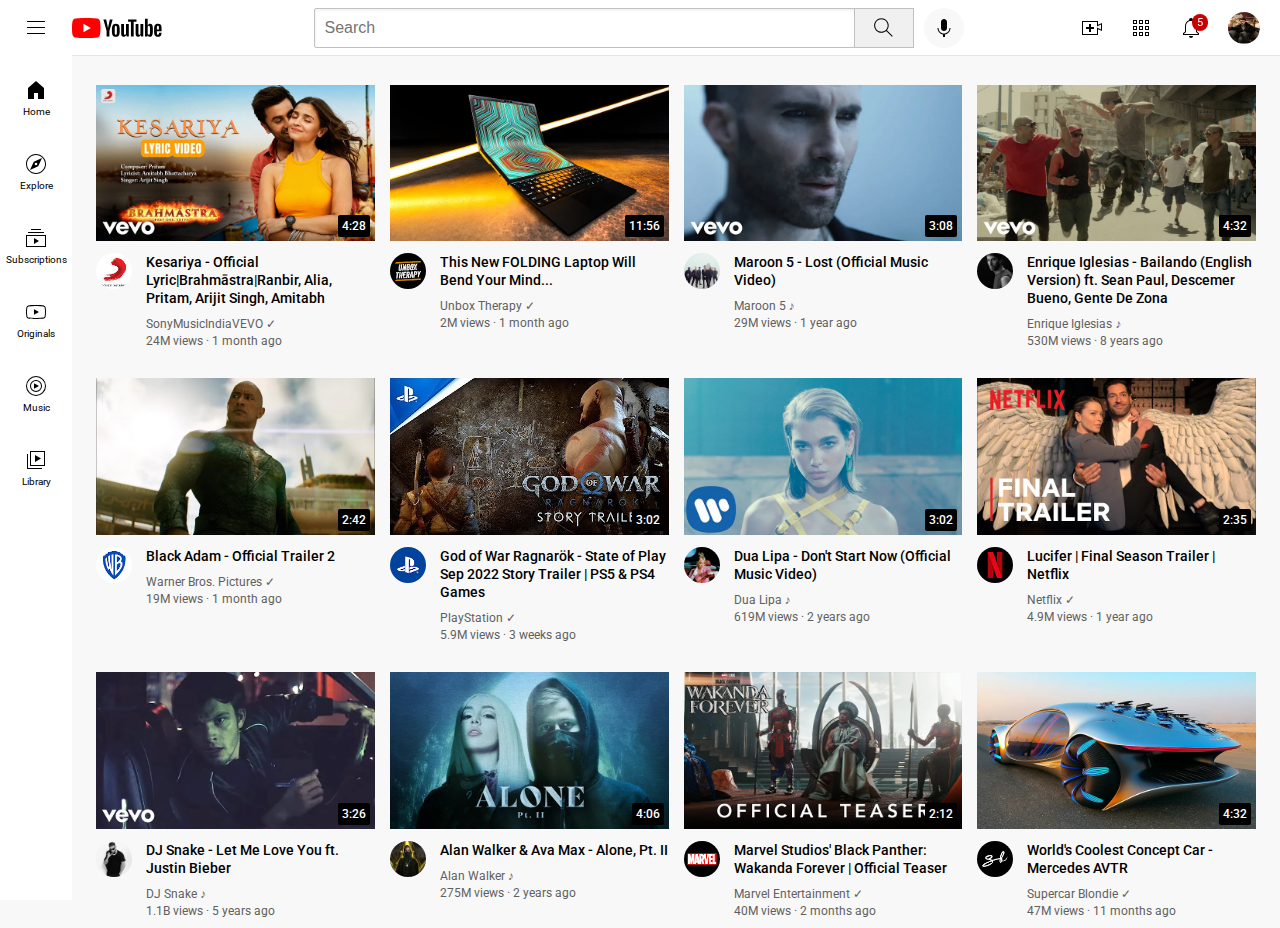
<file: index.html>
<!DOCTYPE html>
<html>
    <head>
        <title>YouTube</title>

        <link rel="icon" href="icons/youtube_logo.svg">
        <link rel="preconnect" href="https://fonts.googleapis.com">
        <link rel="preconnect" href="https://fonts.gstatic.com" crossorigin>
        <link href="https://fonts.googleapis.com/css2?family=Roboto:wght@400;500;700&display=swap" rel="stylesheet">
        <link rel="stylesheet" href="styles/general.css">
        <link rel="stylesheet" href="styles/header.css">
        <link rel="stylesheet" href="styles/sidebar.css">
        <link rel="stylesheet" href="styles/video.css">
    </head>
    <body>
        <header class="header">
            <div class="left-head">
                <img class="hamburger-menu" src="icons/hamburger-menu.svg" alt="Menu">
                <img class="youtube-logo" src="icons/youtube-logo.svg" alt="YouTube">
            </div>

            <div class="middle-head">
                <input class="search-bar" type="text" placeholder="Search" name="" id="">
                <button class="search-button">
                    <img class="search-icon" src="icons/search.svg" alt="Search">
                    <div class="tooltip">Search</div>
                </button>

                <button class="voice-search-button">
                    <img class="voice-search-icon" src="icons/voice-search-icon.svg" alt="Voice Search">
                    <div class="tooltip">Search with your voice</div>
                </button>
            </div>

            <div class="right-head">
                <div class="upload-icon-container">
                    <img class="upload-icon" src="icons/upload.svg" alt="Upload">
                    <div class="tooltip">Create</div>
                </div>
                
                <div class="youtube-apps-icon-container">
                    <img class="youtube-apps-icon" src="icons/youtube-apps.svg" alt="Apps">
                    <div class="tooltip">YouTube apps</div>
                </div>
                
                
                <div class="notifications-icon-container">
                    <img class="notifications-icon" src="icons/notifications.svg" alt="Notifications">
                    <div class="tooltip">Notifications</div>
                    
                    <div class="notifications-count">
                        5
                    </div>
                </div>
                <img class="current-user-pic" src="channels/rm1.jpg" alt="My Profile">
            </div>
            
        </header>

        <nav class="sidebar">
            <div class="sidebar-link">
                <img src="icons/home.svg" alt="Home">
                <div>Home</div>
            </div>

            <div class="sidebar-link">
                <img src="icons/explore.svg" alt="Explore">
                <div>Explore</div>
            </div>

            <div class="sidebar-link">
                <img src="icons/subscriptions.svg" alt="Subscriptions">
                <div>Subscriptions</div>
            </div>

            <div class="sidebar-link">
                <img src="icons/originals.svg" alt="Originals">
                <div>Originals</div>
            </div>

            <div class="sidebar-link">
                <img src="icons/youtube-music.svg" alt="Music">
                <div>Music</div>
            </div>

            <div class="sidebar-link">
                <img src="icons/library.svg" alt="Library">
                <div>Library</div>
            </div>
        </nav>

        <main>
            <section class="video-grid">
                <div class="video-preview">
                    <div class="thumbnail-row">
                        <a href="https://www.youtube.com/watch?v=g6fnFALEseI">
                            <img class="thumbnail" src="thumbnails/kesariya.webp" alt="Kesariya">
                        </a>
                        
                        <div class="video-time">
                            4:28
                        </div>
                    </div>
        
                    <div class="video-desc-grid">
                        <div class="channel-pic">
                            <a href="https://www.youtube.com/user/sonymusicindiaVEVO">
                                <img class="profile" src="channels/sony.jpg" alt="Sony Music">
                            </a>
                        </div>
        
                        <div class="video-desc">
                            <p class="video-title">
                                Kesariya - Official Lyric|Brahmāstra|Ranbir, Alia, Pritam, Arijit Singh, Amitabh
                            </p>
                            
                            <p class="video-author">
                                SonyMusicIndiaVEVO &#10003;
                            </p>
                            
                            <p class="video-stats">
                                24M views &#183; 1 month ago
                            </p>
                        </div>
                    </div>
                </div>
        
                <div class="video-preview">
                    <div class="thumbnail-row">
                        <a href="https://www.youtube.com/watch?v=v0rhBaGAaVU">
                            <img class="thumbnail" src="thumbnails/laptop.webp" alt="Foldable Laptop">
                        </a>
    
                        <div class="video-time">
                            11:56
                        </div>
                    </div>
        
                    <div class="video-desc-grid">
                        <div class="channel-pic">
                            <a href="https://www.youtube.com/c/unboxtherapy">
                                <img class="profile" src="channels/unbox.jpg" alt="Unbox Therapy">
                            </a>
                        </div>
        
                        <div class="video-desc">
                            <p class="video-title">
                                This New FOLDING Laptop Will Bend Your Mind...
                            </p>
                            
                            <p class="video-author">
                                Unbox Therapy &#10003;
                            </p>
                            
                            <p class="video-stats">
                                2M views &#183; 1 month ago
                            </p>
                        </div>
                    </div>
                </div>
        
                <div class="video-preview">
                    <div class="thumbnail-row">
                        <a href="https://www.youtube.com/watch?v=U05fwua9-D4">
                            <img class="thumbnail" src="thumbnails/lost.webp" alt="Lost">
                        </a>
    
                        <div class="video-time">
                            3:08
                        </div>
                    </div>
        
                    <div class="video-desc-grid">
                        <div class="channel-pic">
                            <a href="https://www.youtube.com/user/Maroon5VEVO">
                                <img class="profile" src="channels/maroon.jpg" alt="Maroon 5">
                            </a>
                        </div>
        
                        <div class="video-desc">
                            <p class="video-title">
                                Maroon 5 - Lost (Official Music Video)
                            </p>
                            
                            <p class="video-author">
                                Maroon 5 &#9834;
                            </p>
                            
                            <p class="video-stats">
                                29M views &#183; 1 year ago
                            </p>
                        </div>
                    </div>
                </div>
        
                <div class="video-preview">
                    <div class="thumbnail-row">
                        <a href="https://www.youtube.com/watch?v=b8I-7Wk_Vbc">
                            <img class="thumbnail" src="thumbnails/bailando.webp" alt="Bailando">
                        </a>
    
                        <div class="video-time">
                            4:32
                        </div>
                    </div>
        
                    <div class="video-desc-grid">
                        <div class="channel-pic">
                            <a href="https://www.youtube.com/user/EnriqueIglesiasVEVO">
                                <img class="profile" src="channels/enrique.jpg" alt="Enrique Iglesias">
                            </a>
                        </div>
        
                        <div class="video-desc">
                            <p class="video-title">
                                Enrique Iglesias - Bailando (English Version) ft. Sean Paul, Descemer Bueno, Gente De Zona
                            </p>
                            
                            <p class="video-author">
                                Enrique Iglesias &#9834;
                            </p>
                            
                            <p class="video-stats">
                                530M views &#183; 8 years ago
                            </p>
                        </div>
                    </div>
                </div>
        
                <div class="video-preview">
                    <div class="thumbnail-row">
                        <a href="https://www.youtube.com/watch?v=mkomfZHG5q4">
                            <img class="thumbnail" src="thumbnails/black_adam.webp" alt="Black Adam">
                        </a>
    
                        <div class="video-time">
                            2:42
                        </div>
                    </div>
        
                    <div class="video-desc-grid">
                        <div class="channel-pic">
                            <a href="https://www.youtube.com/wbpictures">
                                <img class="profile" src="channels/wb.jpg" alt="Warner Bros. Pictures">
                            </a>
                        </div>
        
                        <div class="video-desc">
                            <p class="video-title">
                                Black Adam - Official Trailer 2
                            </p>
                            
                            <p class="video-author">
                                Warner Bros. Pictures &#10003;
                            </p>
                            
                            <p class="video-stats">
                                19M views &#183; 1 month ago
                            </p>
                        </div>
                    </div>
                </div>
        
                <div class="video-preview">
                    <div class="thumbnail-row">
                        <a href="https://www.youtube.com/watch?v=hfJ4Km46A-0">
                            <img class="thumbnail" src="thumbnails/gow.webp" alt="God of War">
                        </a>
    
                        <div class="video-time">
                            3:02
                        </div>
                    </div>
        
                    <div class="video-desc-grid">
                        <div class="channel-pic">
                            <a href="https://www.youtube.com/c/PlayStation">
                                <img class="profile" src="channels/ps.jpg" alt="PlayStation">
                            </a>
                        </div>
        
                        <div class="video-desc">
                            <p class="video-title">
                                God of War Ragnarök - State of Play Sep 2022 Story Trailer | PS5 & PS4 Games
                            </p>
                            
                            <p class="video-author">
                                PlayStation &#10003;
                            </p>
                            
                            <p class="video-stats">
                                5.9M views &#183; 3 weeks ago
                            </p>
                        </div>
                    </div>
                </div>
    
                <div class="video-preview">
                    <div class="thumbnail-row">
                        <a href="https://www.youtube.com/watch?v=oygrmJFKYZY">
                            <img class="thumbnail" src="thumbnails/dont_start_now.webp" alt="Don't Start Now">
                        </a>
    
                        <div class="video-time">
                            3:02
                        </div>
                    </div>
        
                    <div class="video-desc-grid">
                        <div class="channel-pic">
                            <a href="https://www.youtube.com/c/dualipa">
                                <img class="profile" src="channels/dua.jpg" alt="Dua Lipa">
                            </a>
                        </div>
        
                        <div class="video-desc">
                            <p class="video-title">
                                Dua Lipa - Don't Start Now (Official Music Video)
                            </p>
                            
                            <p class="video-author">
                                Dua Lipa &#9834;
                            </p>
                            
                            <p class="video-stats">
                                619M views &#183; 2 years ago
                            </p>
                        </div>
                    </div>
                </div>
    
                <div class="video-preview">
                    <div class="thumbnail-row">
                        <a href="https://www.youtube.com/watch?v=ueMwVGBwqRo">
                            <img class="thumbnail" src="thumbnails/lucifer.webp" alt="Lucifer">
                        </a>
    
                        <div class="video-time">
                            2:35
                        </div>
                    </div>
        
                    <div class="video-desc-grid">
                        <div class="channel-pic">
                            <a href="https://www.youtube.com/c/Netflix">
                                <img class="profile" src="channels/netflix.jpg" alt="Netflix">
                            </a>
                        </div>
        
                        <div class="video-desc">
                            <p class="video-title">
                                Lucifer | Final Season Trailer | Netflix
                            </p>
                            
                            <p class="video-author">
                                Netflix &#10003;
                            </p>
                            
                            <p class="video-stats">
                                4.9M views &#183; 1 year ago
                            </p>
                        </div>
                    </div>
                </div>
    
                <div class="video-preview">
                    <div class="thumbnail-row">
                        <a href="https://www.youtube.com/watch?v=euCqAq6BRa4">
                            <img class="thumbnail" src="thumbnails/let_me_love_you.webp" alt="Let Me Love You">
                        </a>
    
                        <div class="video-time">
                            3:26
                        </div>
                    </div>
        
                    <div class="video-desc-grid">
                        <div class="channel-pic">
                            <a href="https://www.youtube.com/user/DJSnakeVEVO">
                                <img class="profile" src="channels/snake.jpg" alt="DJ Snake">
                            </a>
                        </div>
        
                        <div class="video-desc">
                            <p class="video-title">
                                DJ Snake - Let Me Love You ft. Justin Bieber
                            </p>
                            
                            <p class="video-author">
                                DJ Snake &#9834;
                            </p>
                            
                            <p class="video-stats">
                                1.1B views &#183; 5 years ago
                            </p>
                        </div>
                    </div>
                </div>
    
                <div class="video-preview">
                    <div class="thumbnail-row">
                        <a href="https://www.youtube.com/watch?v=HhjHYkPQ8F0">
                            <img class="thumbnail" src="thumbnails/alone_pt_2.webp" alt="Alone Pt. II">
                        </a>
    
                        <div class="video-time">
                            4:06
                        </div>
                    </div>
        
                    <div class="video-desc-grid">
                        <div class="channel-pic">
                            <a href="https://www.youtube.com/c/Alanwalkermusic">
                                <img class="profile" src="channels/alan.jpg" alt="Alan Walker">
                            </a>
                        </div>
        
                        <div class="video-desc">
                            <p class="video-title">
                                Alan Walker & Ava Max - Alone, Pt. II
                            </p>
                            
                            <p class="video-author">
                                Alan Walker &#9834;
                            </p>
                            
                            <p class="video-stats">
                                275M views &#183; 2 years ago
                            </p>
                        </div>
                    </div>
                </div>
    
                <div class="video-preview">
                    <div class="thumbnail-row">
                        <a href="https://www.youtube.com/watch?v=RlOB3UALvrQ">
                            <img class="thumbnail" src="thumbnails/black_panther.webp" alt="Black Panther">
                        </a>
    
                        <div class="video-time">
                            2:12
                        </div>
                    </div>
        
                    <div class="video-desc-grid">
                        <div class="channel-pic">
                            <a href="https://www.youtube.com/c/marvel">
                                <img class="profile" src="channels/marvel.jpg" alt="Marvel Entertainment">
                            </a>
                        </div>
        
                        <div class="video-desc">
                            <p class="video-title">
                                Marvel Studios' Black Panther: Wakanda Forever | Official Teaser
                            </p>
                            
                            <p class="video-author">
                                Marvel Entertainment &#10003;
                            </p>
                            
                            <p class="video-stats">
                                40M views &#183; 2 months ago
                            </p>
                        </div>
                    </div>
                </div>
    
                <div class="video-preview">
                    <div class="thumbnail-row">
                        <a href="https://www.youtube.com/watch?v=ekgUjyWe1Yc">
                            <img class="thumbnail" src="thumbnails/mercedes.webp" alt="Mercedes">
                        </a>
    
                        <div class="video-time">
                            4:32
                        </div>
                    </div>
        
                    <div class="video-desc-grid">
                        <div class="channel-pic">
                            <a href="https://www.youtube.com/c/SupercarBlondie">
                                <img class="profile" src="channels/supercar.jpg" alt="Supercar Blondie">
                            </a>
                        </div>
        
                        <div class="video-desc">
                            <p class="video-title">
                                World's Coolest Concept Car - Mercedes AVTR
                            </p>
                            
                            <p class="video-author">
                                Supercar Blondie &#10003;
                            </p>
                            
                            <p class="video-stats">
                                47M views &#183; 11 months ago
                            </p>
                        </div>
                    </div>
                </div>
            </section>
        </main> 
    </body>
</html>
</file>
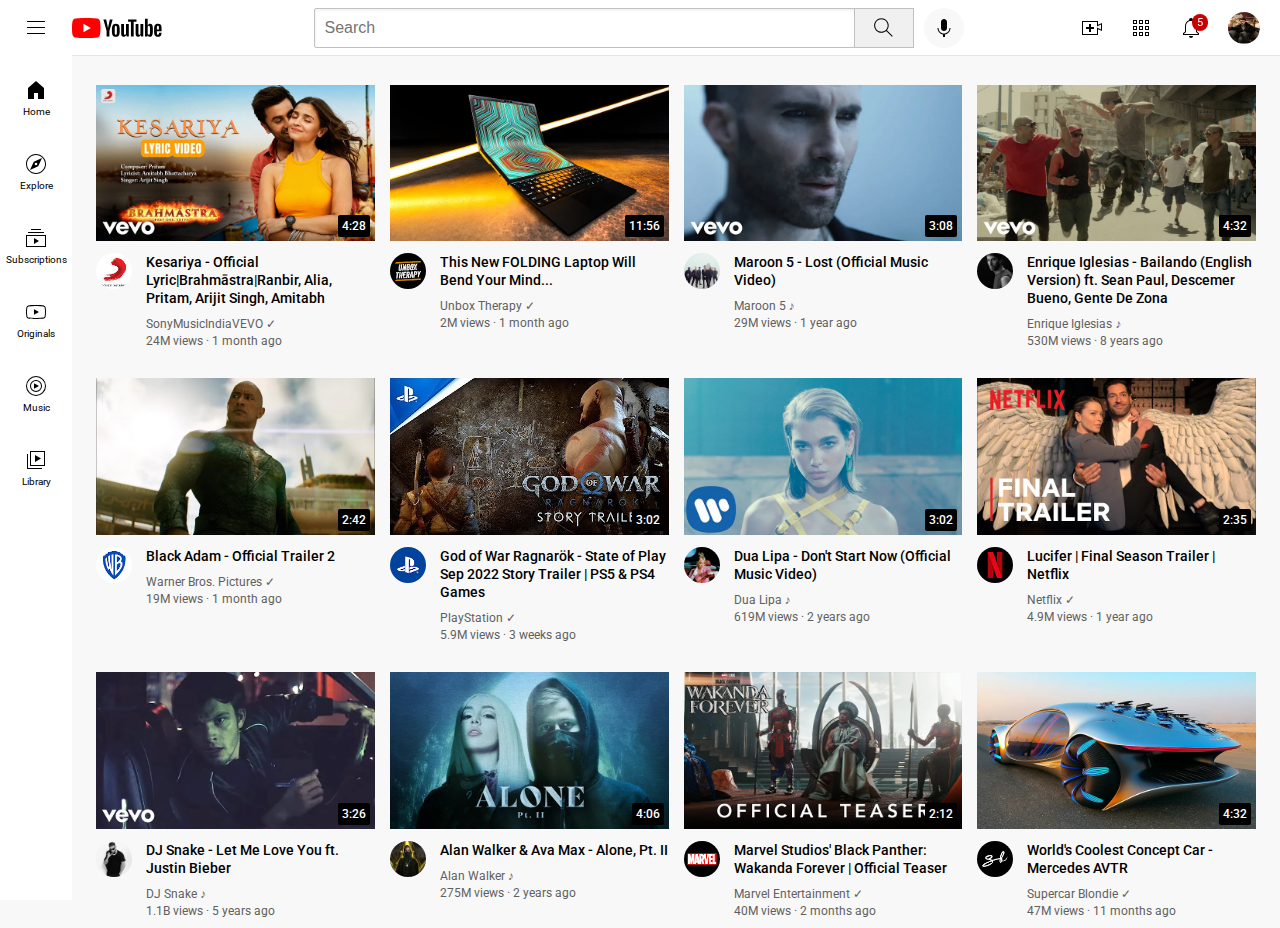
<file: youtube.html>
<!DOCTYPE html>
<html>
    <head>
        <title>YouTube</title>

        <link rel="icon" href="icons/youtube_logo.svg">
        <link rel="preconnect" href="https://fonts.googleapis.com">
        <link rel="preconnect" href="https://fonts.gstatic.com" crossorigin>
        <link href="https://fonts.googleapis.com/css2?family=Roboto:wght@400;500;700&display=swap" rel="stylesheet">
        <link rel="stylesheet" href="styles/general.css">
        <link rel="stylesheet" href="styles/header.css">
        <link rel="stylesheet" href="styles/sidebar.css">
        <link rel="stylesheet" href="styles/video.css">
    </head>
    <body>
        <header class="header">
            <div class="left-head">
                <img class="hamburger-menu" src="icons/hamburger-menu.svg" alt="Menu">
                <img class="youtube-logo" src="icons/youtube-logo.svg" alt="YouTube">
            </div>

            <div class="middle-head">
                <input class="search-bar" type="text" placeholder="Search" name="" id="">
                <button class="search-button">
                    <img class="search-icon" src="icons/search.svg" alt="Search">
                    <div class="tooltip">Search</div>
                </button>

                <button class="voice-search-button">
                    <img class="voice-search-icon" src="icons/voice-search-icon.svg" alt="Voice Search">
                    <div class="tooltip">Search with your voice</div>
                </button>
            </div>

            <div class="right-head">
                <div class="upload-icon-container">
                    <img class="upload-icon" src="icons/upload.svg" alt="Upload">
                    <div class="tooltip">Create</div>
                </div>
                
                <div class="youtube-apps-icon-container">
                    <img class="youtube-apps-icon" src="icons/youtube-apps.svg" alt="Apps">
                    <div class="tooltip">YouTube apps</div>
                </div>
                
                
                <div class="notifications-icon-container">
                    <img class="notifications-icon" src="icons/notifications.svg" alt="Notifications">
                    <div class="tooltip">Notifications</div>
                    
                    <div class="notifications-count">
                        5
                    </div>
                </div>
                <img class="current-user-pic" src="channels/rm1.jpg" alt="My Profile">
            </div>
            
        </header>

        <nav class="sidebar">
            <div class="sidebar-link">
                <img src="icons/home.svg" alt="Home">
                <div>Home</div>
            </div>

            <div class="sidebar-link">
                <img src="icons/explore.svg" alt="Explore">
                <div>Explore</div>
            </div>

            <div class="sidebar-link">
                <img src="icons/subscriptions.svg" alt="Subscriptions">
                <div>Subscriptions</div>
            </div>

            <div class="sidebar-link">
                <img src="icons/originals.svg" alt="Originals">
                <div>Originals</div>
            </div>

            <div class="sidebar-link">
                <img src="icons/youtube-music.svg" alt="Music">
                <div>Music</div>
            </div>

            <div class="sidebar-link">
                <img src="icons/library.svg" alt="Library">
                <div>Library</div>
            </div>
        </nav>

        <main>
            <section class="video-grid">
                <div class="video-preview">
                    <div class="thumbnail-row">
                        <a href="https://www.youtube.com/watch?v=g6fnFALEseI">
                            <img class="thumbnail" src="thumbnails/kesariya.webp" alt="Kesariya">
                        </a>
                        
                        <div class="video-time">
                            4:28
                        </div>
                    </div>
        
                    <div class="video-desc-grid">
                        <div class="channel-pic">
                            <a href="https://www.youtube.com/user/sonymusicindiaVEVO">
                                <img class="profile" src="channels/sony.jpg" alt="Sony Music">
                            </a>
                        </div>
        
                        <div class="video-desc">
                            <p class="video-title">
                                Kesariya - Official Lyric|Brahmāstra|Ranbir, Alia, Pritam, Arijit Singh, Amitabh
                            </p>
                            
                            <p class="video-author">
                                SonyMusicIndiaVEVO &#10003;
                            </p>
                            
                            <p class="video-stats">
                                24M views &#183; 1 month ago
                            </p>
                        </div>
                    </div>
                </div>
        
                <div class="video-preview">
                    <div class="thumbnail-row">
                        <a href="https://www.youtube.com/watch?v=v0rhBaGAaVU">
                            <img class="thumbnail" src="thumbnails/laptop.webp" alt="Foldable Laptop">
                        </a>
    
                        <div class="video-time">
                            11:56
                        </div>
                    </div>
        
                    <div class="video-desc-grid">
                        <div class="channel-pic">
                            <a href="https://www.youtube.com/c/unboxtherapy">
                                <img class="profile" src="channels/unbox.jpg" alt="Unbox Therapy">
                            </a>
                        </div>
        
                        <div class="video-desc">
                            <p class="video-title">
                                This New FOLDING Laptop Will Bend Your Mind...
                            </p>
                            
                            <p class="video-author">
                                Unbox Therapy &#10003;
                            </p>
                            
                            <p class="video-stats">
                                2M views &#183; 1 month ago
                            </p>
                        </div>
                    </div>
                </div>
        
                <div class="video-preview">
                    <div class="thumbnail-row">
                        <a href="https://www.youtube.com/watch?v=U05fwua9-D4">
                            <img class="thumbnail" src="thumbnails/lost.webp" alt="Lost">
                        </a>
    
                        <div class="video-time">
                            3:08
                        </div>
                    </div>
        
                    <div class="video-desc-grid">
                        <div class="channel-pic">
                            <a href="https://www.youtube.com/user/Maroon5VEVO">
                                <img class="profile" src="channels/maroon.jpg" alt="Maroon 5">
                            </a>
                        </div>
        
                        <div class="video-desc">
                            <p class="video-title">
                                Maroon 5 - Lost (Official Music Video)
                            </p>
                            
                            <p class="video-author">
                                Maroon 5 &#9834;
                            </p>
                            
                            <p class="video-stats">
                                29M views &#183; 1 year ago
                            </p>
                        </div>
                    </div>
                </div>
        
                <div class="video-preview">
                    <div class="thumbnail-row">
                        <a href="https://www.youtube.com/watch?v=b8I-7Wk_Vbc">
                            <img class="thumbnail" src="thumbnails/bailando.webp" alt="Bailando">
                        </a>
    
                        <div class="video-time">
                            4:32
                        </div>
                    </div>
        
                    <div class="video-desc-grid">
                        <div class="channel-pic">
                            <a href="https://www.youtube.com/user/EnriqueIglesiasVEVO">
                                <img class="profile" src="channels/enrique.jpg" alt="Enrique Iglesias">
                            </a>
                        </div>
        
                        <div class="video-desc">
                            <p class="video-title">
                                Enrique Iglesias - Bailando (English Version) ft. Sean Paul, Descemer Bueno, Gente De Zona
                            </p>
                            
                            <p class="video-author">
                                Enrique Iglesias &#9834;
                            </p>
                            
                            <p class="video-stats">
                                530M views &#183; 8 years ago
                            </p>
                        </div>
                    </div>
                </div>
        
                <div class="video-preview">
                    <div class="thumbnail-row">
                        <a href="https://www.youtube.com/watch?v=mkomfZHG5q4">
                            <img class="thumbnail" src="thumbnails/black_adam.webp" alt="Black Adam">
                        </a>
    
                        <div class="video-time">
                            2:42
                        </div>
                    </div>
        
                    <div class="video-desc-grid">
                        <div class="channel-pic">
                            <a href="https://www.youtube.com/wbpictures">
                                <img class="profile" src="channels/wb.jpg" alt="Warner Bros. Pictures">
                            </a>
                        </div>
        
                        <div class="video-desc">
                            <p class="video-title">
                                Black Adam - Official Trailer 2
                            </p>
                            
                            <p class="video-author">
                                Warner Bros. Pictures &#10003;
                            </p>
                            
                            <p class="video-stats">
                                19M views &#183; 1 month ago
                            </p>
                        </div>
                    </div>
                </div>
        
                <div class="video-preview">
                    <div class="thumbnail-row">
                        <a href="https://www.youtube.com/watch?v=hfJ4Km46A-0">
                            <img class="thumbnail" src="thumbnails/gow.webp" alt="God of War">
                        </a>
    
                        <div class="video-time">
                            3:02
                        </div>
                    </div>
        
                    <div class="video-desc-grid">
                        <div class="channel-pic">
                            <a href="https://www.youtube.com/c/PlayStation">
                                <img class="profile" src="channels/ps.jpg" alt="PlayStation">
                            </a>
                        </div>
        
                        <div class="video-desc">
                            <p class="video-title">
                                God of War Ragnarök - State of Play Sep 2022 Story Trailer | PS5 & PS4 Games
                            </p>
                            
                            <p class="video-author">
                                PlayStation &#10003;
                            </p>
                            
                            <p class="video-stats">
                                5.9M views &#183; 3 weeks ago
                            </p>
                        </div>
                    </div>
                </div>
    
                <div class="video-preview">
                    <div class="thumbnail-row">
                        <a href="https://www.youtube.com/watch?v=oygrmJFKYZY">
                            <img class="thumbnail" src="thumbnails/dont_start_now.webp" alt="Don't Start Now">
                        </a>
    
                        <div class="video-time">
                            3:02
                        </div>
                    </div>
        
                    <div class="video-desc-grid">
                        <div class="channel-pic">
                            <a href="https://www.youtube.com/c/dualipa">
                                <img class="profile" src="channels/dua.jpg" alt="Dua Lipa">
                            </a>
                        </div>
        
                        <div class="video-desc">
                            <p class="video-title">
                                Dua Lipa - Don't Start Now (Official Music Video)
                            </p>
                            
                            <p class="video-author">
                                Dua Lipa &#9834;
                            </p>
                            
                            <p class="video-stats">
                                619M views &#183; 2 years ago
                            </p>
                        </div>
                    </div>
                </div>
    
                <div class="video-preview">
                    <div class="thumbnail-row">
                        <a href="https://www.youtube.com/watch?v=ueMwVGBwqRo">
                            <img class="thumbnail" src="thumbnails/lucifer.webp" alt="Lucifer">
                        </a>
    
                        <div class="video-time">
                            2:35
                        </div>
                    </div>
        
                    <div class="video-desc-grid">
                        <div class="channel-pic">
                            <a href="https://www.youtube.com/c/Netflix">
                                <img class="profile" src="channels/netflix.jpg" alt="Netflix">
                            </a>
                        </div>
        
                        <div class="video-desc">
                            <p class="video-title">
                                Lucifer | Final Season Trailer | Netflix
                            </p>
                            
                            <p class="video-author">
                                Netflix &#10003;
                            </p>
                            
                            <p class="video-stats">
                                4.9M views &#183; 1 year ago
                            </p>
                        </div>
                    </div>
                </div>
    
                <div class="video-preview">
                    <div class="thumbnail-row">
                        <a href="https://www.youtube.com/watch?v=euCqAq6BRa4">
                            <img class="thumbnail" src="thumbnails/let_me_love_you.webp" alt="Let Me Love You">
                        </a>
    
                        <div class="video-time">
                            3:26
                        </div>
                    </div>
        
                    <div class="video-desc-grid">
                        <div class="channel-pic">
                            <a href="https://www.youtube.com/user/DJSnakeVEVO">
                                <img class="profile" src="channels/snake.jpg" alt="DJ Snake">
                            </a>
                        </div>
        
                        <div class="video-desc">
                            <p class="video-title">
                                DJ Snake - Let Me Love You ft. Justin Bieber
                            </p>
                            
                            <p class="video-author">
                                DJ Snake &#9834;
                            </p>
                            
                            <p class="video-stats">
                                1.1B views &#183; 5 years ago
                            </p>
                        </div>
                    </div>
                </div>
    
                <div class="video-preview">
                    <div class="thumbnail-row">
                        <a href="https://www.youtube.com/watch?v=HhjHYkPQ8F0">
                            <img class="thumbnail" src="thumbnails/alone_pt_2.webp" alt="Alone Pt. II">
                        </a>
    
                        <div class="video-time">
                            4:06
                        </div>
                    </div>
        
                    <div class="video-desc-grid">
                        <div class="channel-pic">
                            <a href="https://www.youtube.com/c/Alanwalkermusic">
                                <img class="profile" src="channels/alan.jpg" alt="Alan Walker">
                            </a>
                        </div>
        
                        <div class="video-desc">
                            <p class="video-title">
                                Alan Walker & Ava Max - Alone, Pt. II
                            </p>
                            
                            <p class="video-author">
                                Alan Walker &#9834;
                            </p>
                            
                            <p class="video-stats">
                                275M views &#183; 2 years ago
                            </p>
                        </div>
                    </div>
                </div>
    
                <div class="video-preview">
                    <div class="thumbnail-row">
                        <a href="https://www.youtube.com/watch?v=RlOB3UALvrQ">
                            <img class="thumbnail" src="thumbnails/black_panther.webp" alt="Black Panther">
                        </a>
    
                        <div class="video-time">
                            2:12
                        </div>
                    </div>
        
                    <div class="video-desc-grid">
                        <div class="channel-pic">
                            <a href="https://www.youtube.com/c/marvel">
                                <img class="profile" src="channels/marvel.jpg" alt="Marvel Entertainment">
                            </a>
                        </div>
        
                        <div class="video-desc">
                            <p class="video-title">
                                Marvel Studios' Black Panther: Wakanda Forever | Official Teaser
                            </p>
                            
                            <p class="video-author">
                                Marvel Entertainment &#10003;
                            </p>
                            
                            <p class="video-stats">
                                40M views &#183; 2 months ago
                            </p>
                        </div>
                    </div>
                </div>
    
                <div class="video-preview">
                    <div class="thumbnail-row">
                        <a href="https://www.youtube.com/watch?v=ekgUjyWe1Yc">
                            <img class="thumbnail" src="thumbnails/mercedes.webp" alt="Mercedes">
                        </a>
    
                        <div class="video-time">
                            4:32
                        </div>
                    </div>
        
                    <div class="video-desc-grid">
                        <div class="channel-pic">
                            <a href="https://www.youtube.com/c/SupercarBlondie">
                                <img class="profile" src="channels/supercar.jpg" alt="Supercar Blondie">
                            </a>
                        </div>
        
                        <div class="video-desc">
                            <p class="video-title">
                                World's Coolest Concept Car - Mercedes AVTR
                            </p>
                            
                            <p class="video-author">
                                Supercar Blondie &#10003;
                            </p>
                            
                            <p class="video-stats">
                                47M views &#183; 11 months ago
                            </p>
                        </div>
                    </div>
                </div>
            </section>
        </main> 
    </body>
</html>
</file>
<file: styles/general.css>
p {
    margin-top: 0;
    margin-bottom: 0;
    cursor: default;
}

body {
    font-family: Roboto, Arial;
    margin: 0;
    padding: 85px 24px 10px 96px;
    background-color: rgb(248, 248, 248);
}
</file>
<file: styles/header.css>
.header {
    display: flex;
    flex-direction: row;
    justify-content: space-between;
    height: 55px;
    position: fixed;
    top: 0;
    right: 0;
    left: 0;
    z-index: 100;
    background-color: white;
    border-bottom: 1px solid rgb(228, 228, 228);
}

.left-head {
    display: flex;
    align-items: center;
}

.hamburger-menu {
    height: 24px;
    margin-left: 24px;
    margin-right: 24px;
    cursor: pointer;
}

.youtube-logo {
    height: 20px;
    cursor: pointer;
}

.middle-head {
    display: flex;
    flex: 1;
    align-items: center;
    margin-left: 70px;
    margin-right: 35px;
    max-width: 650px;
}

.search-bar {
    flex: 1;
    height: 36px;
    font-size: 16px;
    padding-left: 10px;
    width: 0;
    border: 1px solid rgb(192, 192, 192);
    border-radius: 2px;
    box-shadow: inset 1px 2px 3px rgba(0, 0, 0, 0.05);
}

.search-bar::placeholder {
    font-size: 16px;
}

.search-button {
    height: 40px;
    width: 60px;
    background-color: rgb(240, 240, 240);
    border: 1px solid rgb(192, 192, 192);
    margin-left: -1px;
    margin-right: 10px;
}

.search-button,
.voice-search-button,
.upload-icon-container,
.youtube-apps-icon-container,
.notifications-icon-container {
    display: flex;
    justify-content: center;
    align-items: center;
    position: relative;
    cursor: pointer;
}

.search-button .tooltip,
.voice-search-button .tooltip,
.upload-icon-container .tooltip,
.youtube-apps-icon-container .tooltip,
.notifications-icon-container .tooltip {
    position: absolute;
    bottom: -30px;
    background-color: gray;
    color: white;
    padding: 4px 8px;
    border-radius: 2px;
    font-size: 12px;
    opacity: 0;
    transition: opacity 0.15s;
    pointer-events: none;
    white-space: nowrap;
}

.search-button:hover .tooltip,
.voice-search-button:hover .tooltip,
.upload-icon-container:hover .tooltip,
.youtube-apps-icon-container:hover .tooltip,
.notifications-icon-container:hover .tooltip {
    opacity: 1;
}

.search-icon {
    height: 25px;
}

.voice-search-button {
    height: 40px;
    width: 40px;
    border-radius: 20px;
    border: none;
    background-color: rgb(248, 248, 248);
}


.voice-search-icon {
    height: 24px;
}

.right-head {
    display: flex;
    flex-shrink: 0;
    align-items: center;
    justify-content: space-between;
    width: 180px;
    margin-right: 20px;
}

.upload-icon {
    height: 24px;
}

.youtube-apps-icon {
    height: 24px;
}

.notifications-icon-container {
    position: relative;
}

.notifications-icon {
    height: 24px;
}

.notifications-count {
    position: absolute;
    top: -2px;
    right: -5px;
    font-size: 11px;
    background-color: rgb(200, 0, 0);
    color: white;
    padding: 2px 5px;
    border-radius: 10px;
}

.current-user-pic {
    height: 32px;
    width: 32px;
    border-radius: 17px;
    cursor: pointer;
}
</file>
<file: styles/sidebar.css>
.sidebar {
    position: fixed;
    top: 55px;
    left: 0;
    bottom: 0;
    width: 72px;
    background-color: white;
    z-index: 200;
    padding-top: 5px;
}

.sidebar-link {
    display: flex;
    flex-direction: column;
    justify-content: center;
    align-items: center;
    height: 74px;
    cursor: pointer;
}

.sidebar-link img {
    height: 24px;
    margin-bottom: 4px;
}

.sidebar-link div {
    font-size: 10px;
}

.sidebar-link:hover {
    background-color: rgb(235, 235, 235);
}
</file>
<file: styles/video.css>
.thumbnail {
    width: 100%;
}

.video-title {
    margin-top: 0;
    font-size: 14px;
    font-weight: 500;
    line-height: 18px;
    margin-bottom: 10px;
}

.video-author, .video-stats {
    font-size: 12px;
    color: rgb(96, 96,96);
}

.video-author {
    margin-bottom: 3px;
}

.video-grid {
    display: grid;
    grid-template-columns: 1fr 1fr 1fr;
    column-gap: 15px;
    row-gap: 30px;
}

@media (max-width: 750px) {
    .video-grid {
        grid-template-columns: 1fr 1fr;
    }
}

@media (min-width: 751px) and (max-width: 999px) {
    .video-grid {
        grid-template-columns: 1fr 1fr 1fr;
    }
}

@media (min-width: 1000px) {
    .video-grid {
        grid-template-columns: 1fr 1fr 1fr 1fr;
    }
}

.video-desc-grid {
    display: grid;
    grid-template-columns: 50px 1fr;
}

.profile {
    width: 36px;
    border-radius: 50px;
}

.thumbnail-row {
    position: relative;
    margin-bottom: 8px;
}

.video-time {
    font-size: 12px;
    font-weight: 500;
    padding: 4px;
    border-radius: 2px;
    position: absolute;
    bottom: 8px;
    right: 5px;
    background-color: black;
    color: white;
}
</file>
